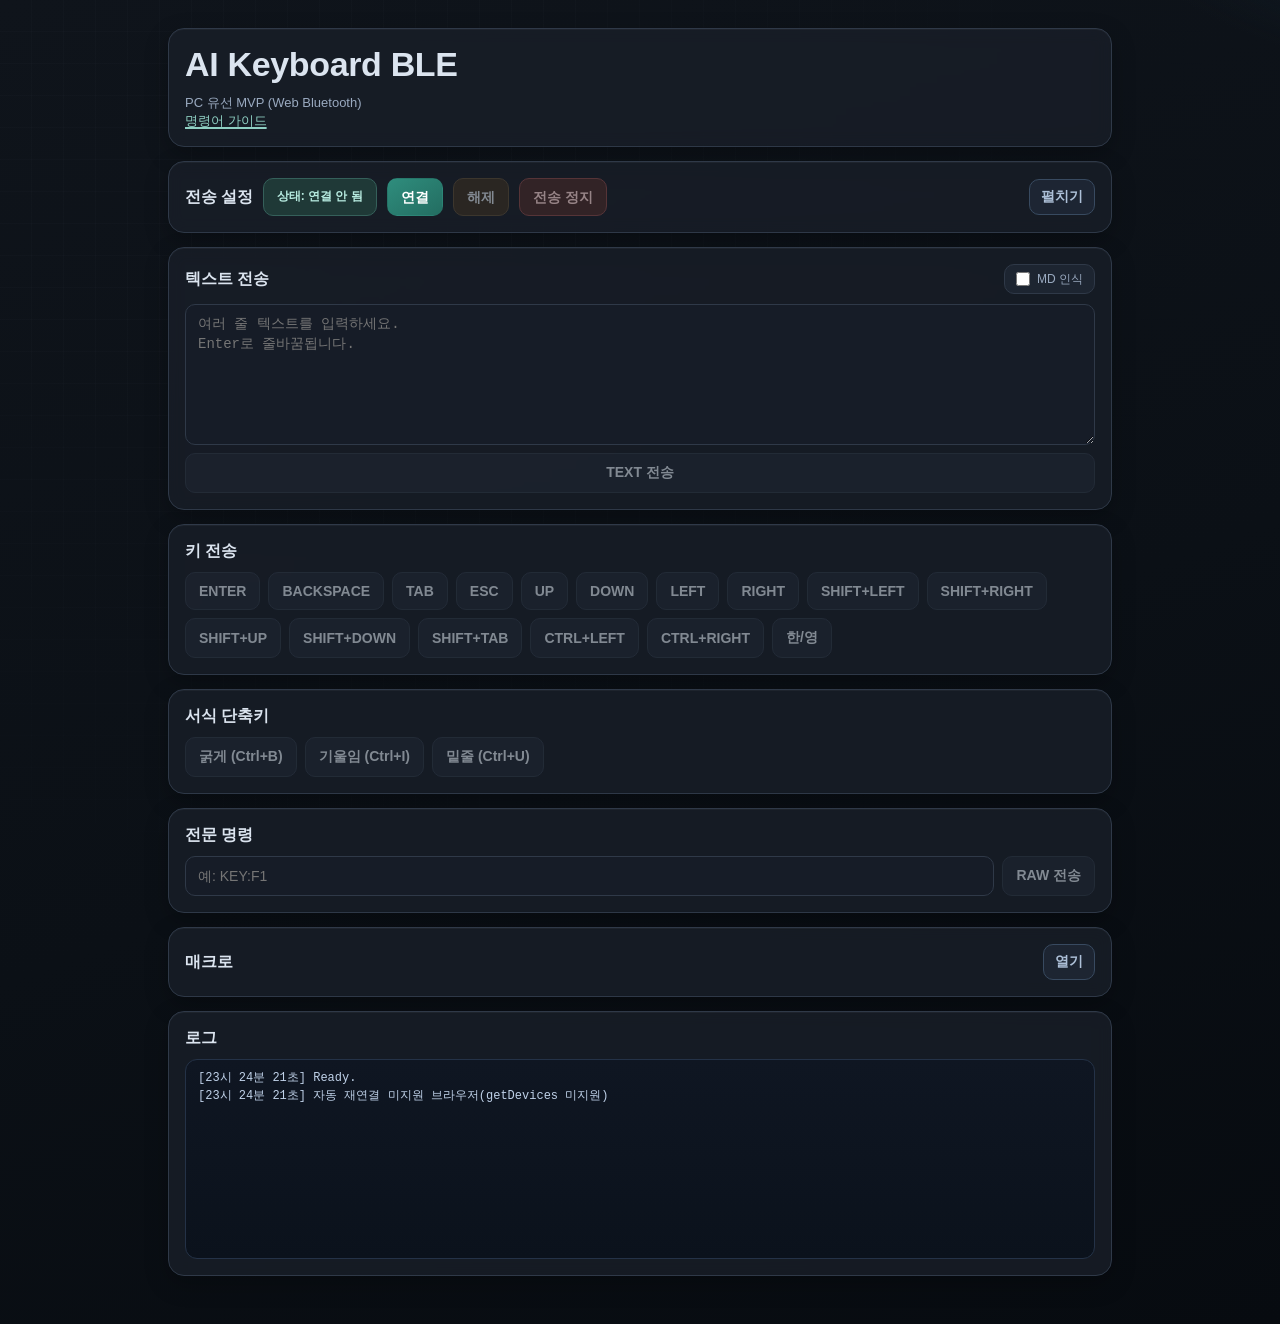
<file: index.html>
<!doctype html>
<html lang="ko">
  <head>
    <meta charset="UTF-8" />
    <meta name="viewport" content="width=device-width, initial-scale=1, viewport-fit=cover" />
    <meta name="theme-color" content="#0b1016" />
    <title>AI Keyboard BLE WebApp MVP</title>
    <link rel="manifest" href="./pwa/manifest.webmanifest" />
    <link rel="stylesheet" href="./styles.css" />
    <link rel="icon" href="./favicon.ico" />
  </head>
  <body>
    <main class="app">
      <header class="panel">
        <h1>AI Keyboard BLE</h1>
        <p class="sub">PC 유선 MVP (Web Bluetooth)</p>
        <p class="sub">
          <a href="./commands-guide.html" target="_blank" rel="noopener noreferrer">명령어 가이드</a>
        </p>
      </header>

      <section class="panel" id="settingsPanel">
        <div class="row sec-head settings-head">
          <div class="title-left">
            <h2>전송 설정</h2>
            <div class="conn-state-wrap">
              <div id="connState" class="state">상태: 연결 안 됨</div>
              <div id="connDeviceName" class="state-device" aria-hidden="true"></div>
            </div>
            <button id="btnConnect" type="button">연결</button>
            <button id="btnDisconnect" type="button" disabled>해제</button>
            <button id="btnStopSend" class="btnGhost" type="button">전송 정지</button>
          </div>
          <button id="btnToggleSettings" class="btnGhost push-right" type="button">닫기</button>
        </div>

        <div id="settingsContent" class="settings-grid">
          <div class="setting-block inline-field row">
            <label for="delayInput">전송 지연(초)</label>
            <input id="delayInput" type="number" min="0" step="0.1" value="2" />
          </div>

          <div class="setting-block inline-field row">
            <label for="speedInput">타이핑 속도 (%)</label>
            <input id="speedInput" type="number" min="20" max="300" step="1" value="100" />
          </div>

          <div class="setting-block row">
            <button id="btnPing" type="button">PING</button>
            <button id="btnStatus" type="button">STATUS</button>
          </div>
        </div>
      </section>

      <section class="panel">
        <div class="row sec-head text-head">
          <h2>텍스트 전송</h2>
          <label class="check-inline push-right" for="mdMode">
            <input id="mdMode" type="checkbox" />
            <span>MD 인식</span>
          </label>
        </div>

        <div class="row col">
          <textarea
            id="textInput"
            rows="6"
            placeholder="여러 줄 텍스트를 입력하세요.&#10;Enter로 줄바꿈됩니다."
          ></textarea>
          <button id="btnSendText" type="button">TEXT 전송</button>
        </div>
      </section>

      <section class="panel">
        <h2>키 전송</h2>
        <div class="row">
          <button data-key="ENTER" class="btnKey" type="button">ENTER</button>
          <button data-key="BACKSPACE" class="btnKey" type="button">BACKSPACE</button>
          <button data-key="TAB" class="btnKey" type="button">TAB</button>
          <button data-key="ESC" class="btnKey" type="button">ESC</button>
          <button data-key="UP" class="btnKey" type="button">UP</button>
          <button data-key="DOWN" class="btnKey" type="button">DOWN</button>
          <button data-key="LEFT" class="btnKey" type="button">LEFT</button>
          <button data-key="RIGHT" class="btnKey" type="button">RIGHT</button>
          <button data-key="SHIFT+LEFT" class="btnKey" type="button">SHIFT+LEFT</button>
          <button data-key="SHIFT+RIGHT" class="btnKey" type="button">SHIFT+RIGHT</button>
          <button data-key="SHIFT+UP" class="btnKey" type="button">SHIFT+UP</button>
          <button data-key="SHIFT+DOWN" class="btnKey" type="button">SHIFT+DOWN</button>
          <button data-key="SHIFT+TAB" class="btnKey" type="button">SHIFT+TAB</button>
          <button data-key="CTRL+LEFT" class="btnKey" type="button">CTRL+LEFT</button>
          <button data-key="CTRL+RIGHT" class="btnKey" type="button">CTRL+RIGHT</button>
          <button data-key="HANGEUL" class="btnKey" type="button">한/영</button>
        </div>
      </section>

      <section class="panel">
        <h2>서식 단축키</h2>
        <div class="row">
          <button id="btnBold" type="button">굵게 (Ctrl+B)</button>
          <button id="btnItalic" type="button">기울임 (Ctrl+I)</button>
          <button id="btnUnderline" type="button">밑줄 (Ctrl+U)</button>
        </div>
      </section>

      <section class="panel">
        <h2>전문 명령</h2>
        <div class="row">
          <input id="rawInput" type="text" placeholder="예: KEY:F1" />
          <button id="btnSendRaw" type="button">RAW 전송</button>
        </div>
      </section>

      <section class="panel" id="macroPanel">
        <div class="row sec-head">
          <h2>매크로</h2>
          <button id="btnToggleMacro" class="btnGhost push-right" type="button">열기</button>
        </div>

        <div id="macroContent" class="macro-wrap is-collapsed">
          <div class="macro-grid">
            <div class="setting-block row col">
              <h3>프로필</h3>
              <div class="row col">
                <select id="macroProfileSelect" size="6"></select>
                <div class="row macro-load-row">
                  <button id="btnMacroLoadProfile" class="macro-load-main" type="button">선택 프로필 불러오기</button>
                  <button id="btnMacroImportJson" class="btnGhost macro-load-json" type="button">JSON 불러오기</button>
                </div>
                <input id="macroImportJsonFile" type="file" accept="application/json,.json" hidden />
              </div>
              <div class="row">
                <input id="macroProfileName" type="text" placeholder="프로필 이름" />
                <button id="btnMacroSaveProfile" type="button">저장</button>
                <button id="btnMacroDeleteProfile" type="button">삭제</button>
              </div>
            </div>

            <div class="setting-block row col">
              <h3>매크로 빌더</h3>
              <div class="row">
                <input id="macroTextInput" type="text" placeholder="텍스트 입력 후 추가" />
                <button id="btnMacroAddText" type="button">텍스트 추가</button>
              </div>
              <div class="row">
                <input id="macroDelayInput" type="number" min="0" step="50" value="300" />
                <button id="btnMacroAddDelay" type="button">지연(ms) 추가</button>
              </div>
              <div class="row macro-keys">
                <button class="btnMacroKey" data-macro-key="ENTER" type="button">ENTER</button>
                <button class="btnMacroKey" data-macro-key="TAB" type="button">TAB</button>
                <button class="btnMacroKey" data-macro-key="BACKSPACE" type="button">BACKSPACE</button>
                <button class="btnMacroKey" data-macro-key="ESC" type="button">ESC</button>
                <button class="btnMacroKey" data-macro-key="UP" type="button">UP</button>
                <button class="btnMacroKey" data-macro-key="DOWN" type="button">DOWN</button>
                <button class="btnMacroKey" data-macro-key="LEFT" type="button">LEFT</button>
                <button class="btnMacroKey" data-macro-key="RIGHT" type="button">RIGHT</button>
                <button class="btnMacroKey" data-macro-key="SHIFT+LEFT" type="button">SHIFT+LEFT</button>
                <button class="btnMacroKey" data-macro-key="SHIFT+RIGHT" type="button">SHIFT+RIGHT</button>
                <button class="btnMacroKey" data-macro-key="SHIFT+UP" type="button">SHIFT+UP</button>
                <button class="btnMacroKey" data-macro-key="SHIFT+DOWN" type="button">SHIFT+DOWN</button>
                <button class="btnMacroKey" data-macro-key="SHIFT+TAB" type="button">SHIFT+TAB</button>
                <button class="btnMacroKey" data-macro-key="CTRL+LEFT" type="button">CTRL+LEFT</button>
                <button class="btnMacroKey" data-macro-key="CTRL+RIGHT" type="button">CTRL+RIGHT</button>
                <button class="btnMacroKey" data-macro-key="HANGEUL" type="button">한/영</button>
                <button class="btnMacroKey" data-macro-key="CTRL+B" type="button">CTRL+B</button>
                <button class="btnMacroKey" data-macro-key="CTRL+I" type="button">CTRL+I</button>
                <button class="btnMacroKey" data-macro-key="CTRL+U" type="button">CTRL+U</button>
                <button class="btnMacroKey" data-macro-key="F1" type="button">F1</button>
                <button class="btnMacroKey" data-macro-key="F2" type="button">F2</button>
                <button class="btnMacroKey" data-macro-key="F3" type="button">F3</button>
                <button class="btnMacroKey" data-macro-key="F4" type="button">F4</button>
              </div>
            </div>
          </div>

          <div class="row col">
            <textarea
              id="macroEditor"
              rows="10"
              placeholder="라인별 매크로를 입력하세요.&#10;예:&#10;TEXT:안녕하세요&#10;DELAY:500&#10;KEY:ENTER"
            ></textarea>
            <div class="row">
              <button id="btnMacroRun" type="button">매크로 실행</button>
              <button id="btnMacroClear" class="btnGhost" type="button">편집창 비우기</button>
            </div>
          </div>
        </div>
      </section>

      <section class="panel">
        <h2>로그</h2>
        <pre id="logBox" class="log"></pre>
      </section>
    </main>

    <script type="module" src="./app.js"></script>
    <script>
      if ("serviceWorker" in navigator) {
        window.addEventListener("load", () => {
          navigator.serviceWorker
            .register("./pwa/service-worker.js")
            .catch((err) => {
              console.log("ServiceWorker registration failed:", err);
            });
        });
      }
    </script>
  </body>
</html>
</file>
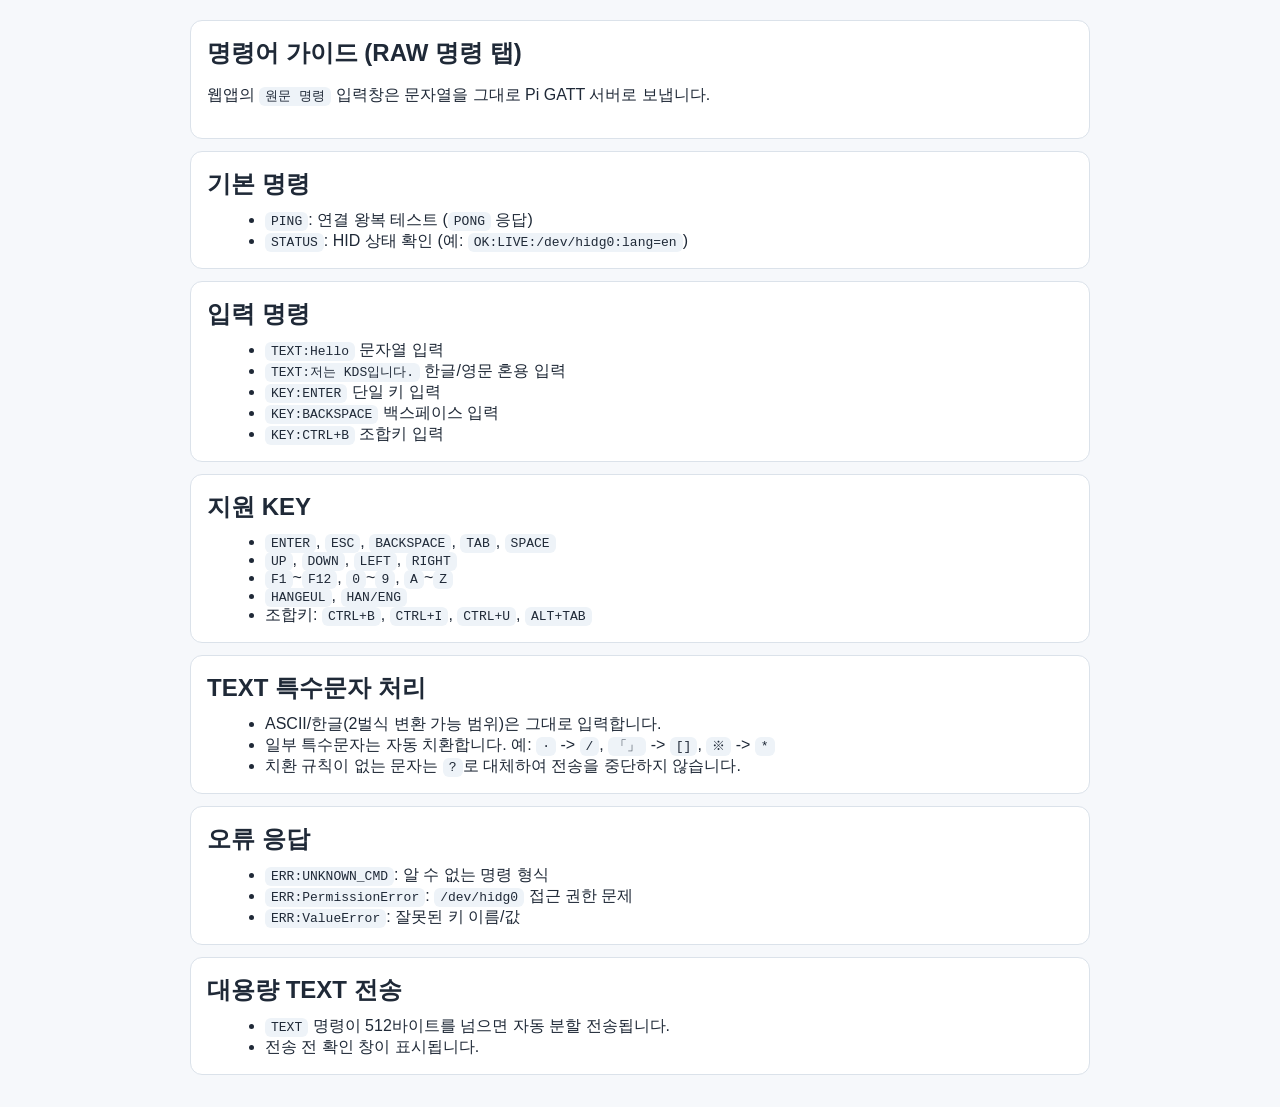
<file: commands-guide.html>
﻿<!doctype html>
<html lang="ko">
  <head>
    <meta charset="UTF-8" />
    <meta name="viewport" content="width=device-width, initial-scale=1.0" />
    <title>명령어 가이드</title>
    <style>
      body { font-family: "Segoe UI", "Noto Sans KR", sans-serif; margin: 0; background: #f6f8fb; color: #1f2937; }
      .wrap { max-width: 900px; margin: 0 auto; padding: 20px; }
      .card { background: #fff; border: 1px solid #dbe2ea; border-radius: 12px; padding: 16px; margin-bottom: 12px; }
      h1, h2 { margin: 0 0 10px; }
      code { background: #eef3f8; padding: 2px 6px; border-radius: 6px; }
      ul { margin: 8px 0 0 18px; }
    </style>
  </head>
  <body>
    <main class="wrap">
      <section class="card">
        <h1>명령어 가이드 (RAW 명령 탭)</h1>
        <p>웹앱의 <code>원문 명령</code> 입력창은 문자열을 그대로 Pi GATT 서버로 보냅니다.</p>
      </section>

      <section class="card">
        <h2>기본 명령</h2>
        <ul>
          <li><code>PING</code>: 연결 왕복 테스트 (<code>PONG</code> 응답)</li>
          <li><code>STATUS</code>: HID 상태 확인 (예: <code>OK:LIVE:/dev/hidg0:lang=en</code>)</li>
        </ul>
      </section>

      <section class="card">
        <h2>입력 명령</h2>
        <ul>
          <li><code>TEXT:Hello</code> 문자열 입력</li>
          <li><code>TEXT:저는 KDS입니다.</code> 한글/영문 혼용 입력</li>
          <li><code>KEY:ENTER</code> 단일 키 입력</li>
          <li><code>KEY:BACKSPACE</code> 백스페이스 입력</li>
          <li><code>KEY:CTRL+B</code> 조합키 입력</li>
        </ul>
      </section>

      <section class="card">
        <h2>지원 KEY</h2>
        <ul>
          <li><code>ENTER</code>, <code>ESC</code>, <code>BACKSPACE</code>, <code>TAB</code>, <code>SPACE</code></li>
          <li><code>UP</code>, <code>DOWN</code>, <code>LEFT</code>, <code>RIGHT</code></li>
          <li><code>F1</code>~<code>F12</code>, <code>0</code>~<code>9</code>, <code>A</code>~<code>Z</code></li>
          <li><code>HANGEUL</code>, <code>HAN/ENG</code></li>
          <li>조합키: <code>CTRL+B</code>, <code>CTRL+I</code>, <code>CTRL+U</code>, <code>ALT+TAB</code></li>
        </ul>
      </section>

      <section class="card">
        <h2>TEXT 특수문자 처리</h2>
        <ul>
          <li>ASCII/한글(2벌식 변환 가능 범위)은 그대로 입력합니다.</li>
          <li>일부 특수문자는 자동 치환합니다. 예: <code>·</code> -&gt; <code>/</code>, <code>「」</code> -&gt; <code>[]</code>, <code>※</code> -&gt; <code>*</code></li>
          <li>치환 규칙이 없는 문자는 <code>?</code>로 대체하여 전송을 중단하지 않습니다.</li>
        </ul>
      </section>

      <section class="card">
        <h2>오류 응답</h2>
        <ul>
          <li><code>ERR:UNKNOWN_CMD</code>: 알 수 없는 명령 형식</li>
          <li><code>ERR:PermissionError</code>: <code>/dev/hidg0</code> 접근 권한 문제</li>
          <li><code>ERR:ValueError</code>: 잘못된 키 이름/값</li>
        </ul>
      </section>

      <section class="card">
        <h2>대용량 TEXT 전송</h2>
        <ul>
          <li><code>TEXT</code> 명령이 512바이트를 넘으면 자동 분할 전송됩니다.</li>
          <li>전송 전 확인 창이 표시됩니다.</li>
        </ul>
      </section>
    </main>
  </body>
</html>
</file>
<file: styles.css>
:root {
  --bg-top: #0f141b;
  --bg-mid: #0b1016;
  --bg-btm: #070b10;
  --panel: rgba(24, 30, 40, 0.84);
  --ink: #dbe4ef;
  --muted: #9aaac0;
  --line: #2f3948;
  --accent: #2f8d7d;
  --accent-strong: #236d61;
  --accent-soft: #1f3937;
  --warn-soft: #3b3123;
  --radius: 16px;
}

* {
  box-sizing: border-box;
}

html,
body {
  margin: 0;
  min-height: 100%;
  background-color: #000;
  max-width: 100%;
  overflow-x: hidden;
}

body {
  color: var(--ink);
  font-family: "SUIT", "Pretendard", "IBM Plex Sans KR", "Noto Sans KR", sans-serif;
  background:
    radial-gradient(1200px 520px at -20% -30%, #1a2330 0%, transparent 58%),
    radial-gradient(860px 420px at 120% -10%, #152532 0%, transparent 52%),
    linear-gradient(160deg, var(--bg-top), var(--bg-mid) 55%, var(--bg-btm));
}

body::before {
  content: "";
  position: fixed;
  inset: 0;
  pointer-events: none;
  background-image:
    linear-gradient(transparent 31px, rgba(219, 228, 239, 0.03) 32px),
    linear-gradient(90deg, transparent 31px, rgba(219, 228, 239, 0.03) 32px);
  background-size: 32px 32px;
  mask-image: radial-gradient(circle at 20% 10%, black 20%, transparent 80%);
}

.app {
  width: 100%;
  max-width: 980px;
  margin: 0 auto;
  padding: 28px 18px 48px;
  display: grid;
  gap: 14px;
  overflow-wrap: break-word;
  word-break: break-word;
}

.panel {
  position: relative;
  background: var(--panel);
  border: 1px solid var(--line);
  border-radius: var(--radius);
  backdrop-filter: blur(8px);
  box-shadow:
    0 8px 24px rgba(0, 0, 0, 0.24),
    0 1px 0 rgba(255, 255, 255, 0.04) inset;
  padding: 16px;
  animation: panel-in 0.36s ease both;
}

.panel:nth-child(2) { animation-delay: 0.03s; }
.panel:nth-child(3) { animation-delay: 0.06s; }
.panel:nth-child(4) { animation-delay: 0.09s; }
.panel:nth-child(5) { animation-delay: 0.12s; }
.panel:nth-child(6) { animation-delay: 0.15s; }
.panel:nth-child(7) { animation-delay: 0.18s; }
.panel:nth-child(8) { animation-delay: 0.21s; }
.panel:nth-child(9) { animation-delay: 0.24s; }

@keyframes panel-in {
  from {
    opacity: 0;
    transform: translateY(8px);
  }
  to {
    opacity: 1;
    transform: translateY(0);
  }
}

h1,
h2,
h3 {
  margin: 0 0 10px;
  letter-spacing: -0.01em;
}

h1 {
  font-size: clamp(24px, 4.5vw, 34px);
  font-weight: 800;
}

h2 {
  font-size: 16px;
  font-weight: 700;
}

h3 {
  font-size: 13px;
  font-weight: 700;
  color: var(--muted);
  margin-bottom: 6px;
}

.sub {
  margin: 0;
  color: var(--muted);
  font-size: 13px;
}

.sub a {
  color: #8fd0c3;
  text-decoration-thickness: 2px;
  text-underline-offset: 2px;
}

.row {
  display: flex;
  gap: 8px;
  flex-wrap: wrap;
}

.row > * {
  min-width: 0;
}

.settings-grid {
  display: grid;
  gap: 10px;
  margin-top: 8px;
}

.settings-grid.is-collapsed {
  display: none;
}

.macro-wrap.is-collapsed {
  display: none;
}

.macro-grid {
  display: grid;
  gap: 10px;
  margin-top: 8px;
}

.macro-keys button {
  padding: 8px 10px;
  font-size: 12px;
}

.macro-load-row {
  width: 100%;
  flex-wrap: nowrap;
}

.macro-load-main {
  flex: 0 0 80%;
}

.macro-load-json {
  flex: 0 0 calc(20% - 8px);
  min-width: 120px;
}

#macroProfileSelect {
  width: 100%;
  min-height: 180px;
  padding: 6px;
  flex: 1 1 auto;
}

#macroProfileSelect option {
  padding: 6px 8px;
}

#macroEditor {
  min-height: 220px;
  margin-top: 10px;
}

#btnMacroRun {
  background: linear-gradient(145deg, #2b7fc7, #235f90);
  border-color: transparent;
}

.setting-block {
  background: rgba(16, 22, 31, 0.36);
  border: 1px solid #2a3442;
  border-radius: 12px;
  padding: 10px;
}

.inline-field {
  align-items: center;
}

.inline-field label {
  min-width: 108px;
  color: var(--muted);
  font-size: 13px;
}

.sec-head {
  align-items: center;
  justify-content: space-between;
}

.sec-head h2 {
  margin-bottom: 0;
}

.title-left {
  display: inline-flex;
  align-items: center;
  gap: 10px;
  flex-wrap: wrap;
}

.settings-head {
  margin-bottom: 0;
}

.text-head {
  margin-bottom: 10px;
}

.push-right {
  margin-left: auto;
}

.status-row {
  margin: 8px 0 2px;
}

/* 전송 설정 행: 제목·상태·버튼 위아래 가운데, 동일 높이 유지 */
.settings-head .title-left {
  align-items: center;
}

.settings-head .title-left h2 {
  margin: 0;
}

.settings-head .title-left > .conn-state-wrap,
.settings-head .title-left > #btnConnect,
.settings-head .title-left > #btnDisconnect,
.settings-head .title-left > #btnStopSend {
  box-sizing: border-box;
  height: 38px;
  min-height: 38px;
  padding: 0 13px;
  display: inline-flex;
  align-items: center;
  border-radius: 10px;
  font-size: 14px;
  font-weight: 700;
  line-height: 1;
}

/* 상태+디바이스명 한 박스: 연결 버튼과 동일 높이 */
.conn-state-wrap {
  flex-direction: column;
  align-items: flex-start;
  justify-content: center;
  gap: 1px;
  padding-left: 13px;
  padding-right: 13px;
  color: #b7ebe0;
  background: var(--accent-soft);
  border: 1px solid #35605a;
  font-size: 12px;
  line-height: 1.2;
}

.conn-state-wrap .state {
  margin: 0;
  padding: 0;
  background: none;
  border: none;
  border-radius: 0;
  font-weight: 700;
  font-size: 12px;
  line-height: 1.2;
  color: inherit;
  display: block;
}

.conn-state-wrap .state-device {
  margin: 0;
  padding: 0;
  font-size: 11px;
  color: #8bc4bb;
  font-weight: 500;
  line-height: 1.2;
  display: block;
}

.check-inline {
  display: inline-flex;
  align-items: center;
  gap: 7px;
  padding: 7px 11px;
  background: #1d2531;
  border: 1px solid var(--line);
  border-radius: 10px;
  font-size: 12px;
  color: var(--muted);
  white-space: nowrap;
  line-height: 1;
}

button,
input[type="text"],
input[type="number"],
textarea,
select {
  border-radius: 10px;
  border: 1px solid var(--line);
  font-size: 14px;
}

button {
  padding: 10px 13px;
  background: #202735;
  color: var(--ink);
  cursor: pointer;
  font-weight: 700;
  transition: 0.14s ease;
}

button:hover:not(:disabled) {
  transform: translateY(-1px);
  border-color: #4f80b8;
  box-shadow: 0 6px 14px rgba(0, 0, 0, 0.3);
}

.btnGhost {
  background: rgba(33, 43, 58, 0.7);
  border-color: #384a60;
  color: #adc0d8;
  font-weight: 600;
  padding: 8px 11px;
}

button:active:not(:disabled) {
  transform: translateY(0);
}

button:disabled {
  cursor: not-allowed;
  opacity: 0.55;
}

#btnConnect {
  background: linear-gradient(145deg, var(--accent), var(--accent-strong));
  color: #fff;
  border-color: transparent;
}

#btnDisconnect {
  background: var(--warn-soft);
  border-color: #5c4d38;
}

#btnStopSend {
  background: #4a2b2b;
  border-color: #8b4a4a;
  color: #ffd9d9;
  /* 전송 설정 행에서 연결/해제와 동일 높이·패딩 (btnGhost 8px 11px 덮어씀) */
}

.settings-head .title-left > #btnStopSend {
  padding: 0 13px;
}

#btnStopSend:hover:not(:disabled) {
  border-color: #c96a6a;
  box-shadow: 0 6px 14px rgba(120, 20, 20, 0.28);
}

input[type="text"],
input[type="number"],
textarea,
select {
  padding: 10px 12px;
  background: rgba(23, 29, 39, 0.95);
  color: var(--ink);
}

input[type="text"] {
  min-width: 150px;
  flex: 1;
}

input[type="number"] {
  width: 140px;
  flex: 0 0 auto;
}

.check-inline input[type="checkbox"] {
  width: 14px;
  height: 14px;
  min-width: 14px;
  margin: 0;
  padding: 0;
  border: 0;
  accent-color: var(--accent);
}

textarea {
  width: 100%;
  min-height: 140px;
  resize: vertical;
  line-height: 1.42;
  overflow-wrap: break-word;
  word-break: break-word;
}

.col {
  flex-direction: column;
}

.log {
  margin: 0;
  min-height: 200px;
  max-height: 340px;
  overflow: auto;
  background: linear-gradient(180deg, #0f1622, #0b121c);
  color: #bfd1e8;
  border: 1px solid #243247;
  border-radius: 12px;
  padding: 10px 12px;
  font-size: 12px;
  line-height: 1.45;
  max-width: 100%;
  white-space: pre-wrap;
  word-break: break-word;
}

@media (max-width: 640px) {
  .app {
    max-width: 100%;
    padding: 14px 10px 24px;
    gap: 10px;
  }

  .panel {
    padding: 12px;
    border-radius: 13px;
  }

  button,
  input[type="text"],
  input[type="number"],
  textarea,
  select {
    width: 100%;
  }

  .check-inline {
    width: auto;
    justify-content: flex-start;
    white-space: normal;
  }

  .macro-load-row {
    flex-direction: column;
    gap: 8px;
  }

  .macro-load-main,
  .macro-load-json {
    flex: 1 1 auto;
    min-width: 0;
  }

  .push-right {
    margin-left: 0;
  }

  .title-left {
    flex-wrap: wrap;
    row-gap: 6px;
  }

  /* 모바일에서 전송 설정 헤더를 세로 정렬로 바꾸고 버튼 폭을 통일 */
  .settings-head {
    flex-direction: column;
    align-items: stretch;
    gap: 8px;
  }

  .settings-head .title-left {
    flex-direction: column;
    align-items: stretch;
  }

  .settings-head .title-left > * {
    width: 100%;
    justify-content: center;
  }

  #btnToggleSettings {
    width: 100%;
  }

}
</file>
